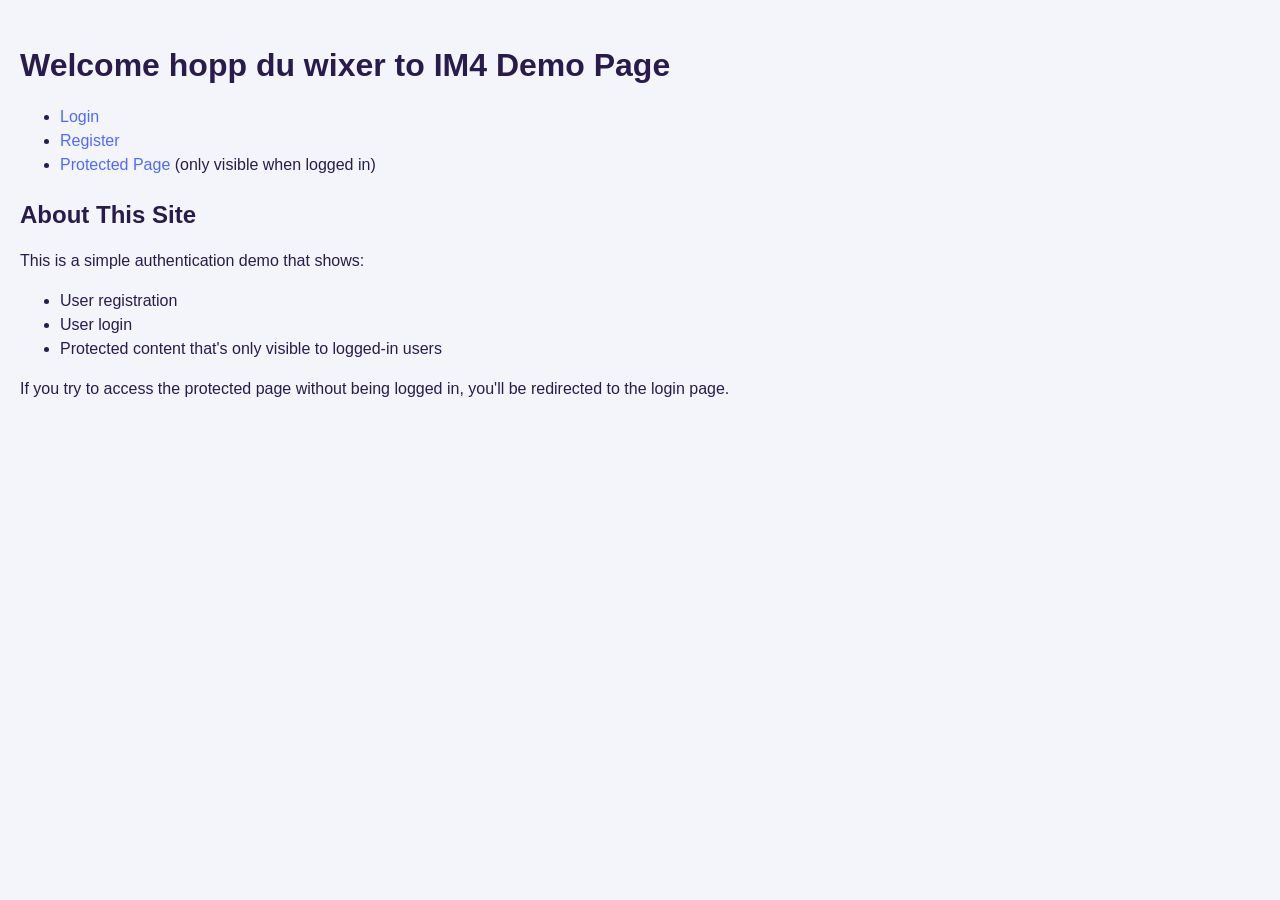
<file: index.html>
<!DOCTYPE html>
<html lang="en">
  <head>
    <meta charset="UTF-8" />
    <title>Welcome</title>
    <link rel="stylesheet" href="css/style.css" />
  </head>
  <body>
    <h1>Welcome hopp du wixer to IM4 Demo Page</h1>

    <div class="navigation">
      <ul>
        <li><a href="login.html">Login</a></li>
        <li><a href="register.html">Register</a></li>
        <li>
          <a href="protected.html">Protected Page</a> (only visible when logged
          in)
        </li>
      </ul>
    </div>

    <div class="info">
      <h2>About This Site</h2>
      <p>This is a simple authentication demo that shows:</p>
      <ul>
        <li>User registration</li>
        <li>User login</li>
        <li>Protected content that's only visible to logged-in users</li>
      </ul>
      <p>
        If you try to access the protected page without being logged in, you'll
        be redirected to the login page.
      </p>
    </div>
  </body>
</html>
</file>
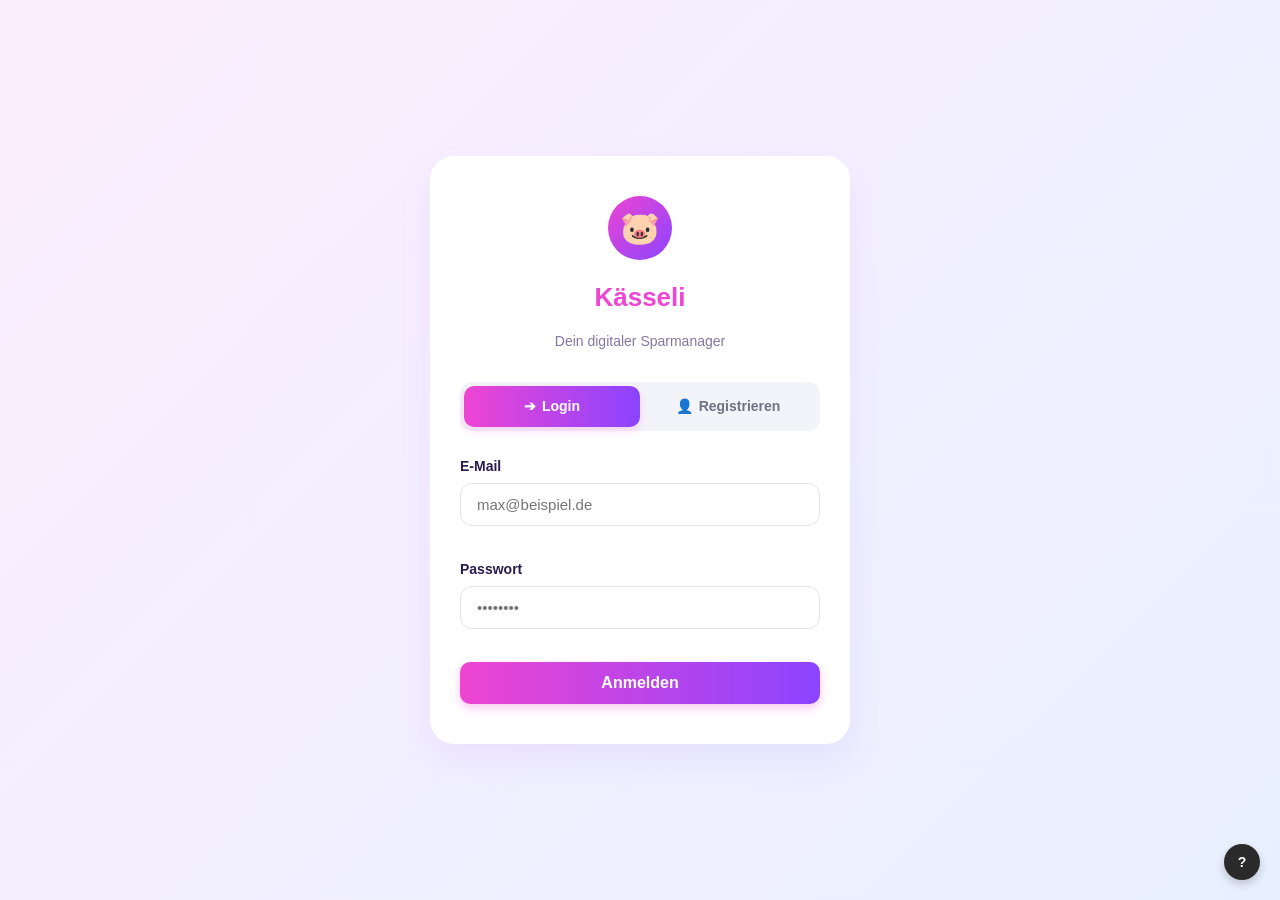
<file: login.html>
<!DOCTYPE html>
<html lang="de">
  <head>
    <meta charset="UTF-8" />
    <meta name="viewport" content="width=device-width, initial-scale=1.0" />
    <title>Login - Kässeli</title>
    <link rel="stylesheet" href="css/style.css" />
  </head>
  <body class="auth-page">

    <div class="auth-card">
      <div class="auth-logo-container">
        <div class="auth-logo">
          <span>🐷</span>
        </div>
      </div>

      <h1 class="auth-title">Kässeli</h1>
      <p class="auth-subtitle">Dein digitaler Sparmanager</p>

      <div class="auth-tabs">
        <a href="login.html" class="tab-btn active">
          <span class="icon">➔</span> Login
        </a>
        <a href="register.html" class="tab-btn inactive">
          <span class="icon">👤</span> Registrieren
        </a>
      </div>

      <form id="loginForm">
        <div class="form-group">
          <label for="email">E-Mail</label>
          <input type="email" id="email" placeholder="max@beispiel.de" required />
        </div>
        
        <div class="form-group">
          <label for="password">Passwort</label>
          <input type="password" id="password" placeholder="••••••••" required />
        </div>
        
        <button type="submit" class="btn-primary">Anmelden</button>
      </form>
    </div>

    <div class="help-badge">?</div>

    <script src="js/login.js"></script>
  </body>
</html>
</file>
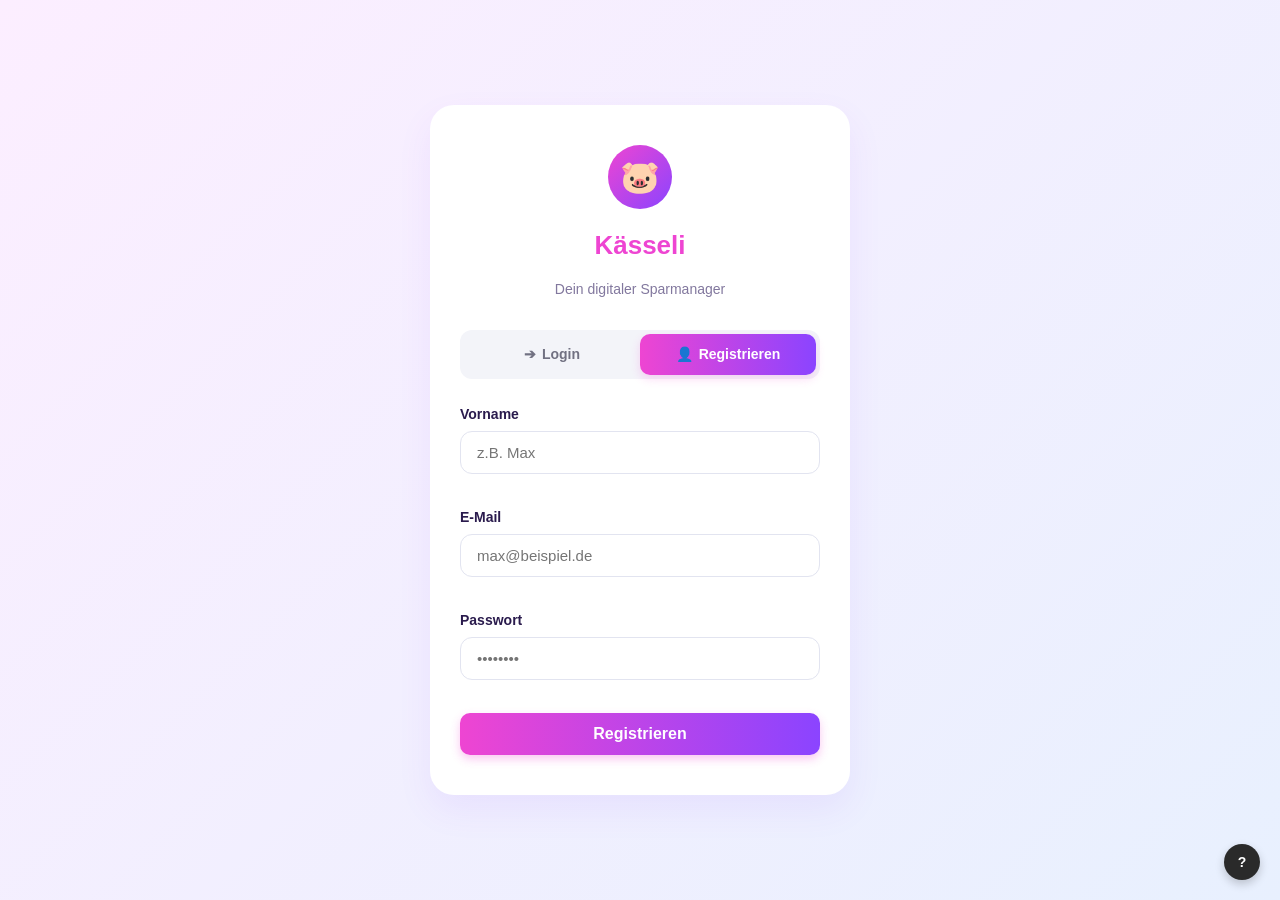
<file: register.html>
<!DOCTYPE html>
<html lang="de">
  <head>
    <meta charset="UTF-8" />
    <meta name="viewport" content="width=device-width, initial-scale=1.0" />
    <title>Registrieren - Kässeli</title>
    <link rel="stylesheet" href="css/style.css" />
  </head>
  <body class="auth-page">

    <div class="auth-card">
      <div class="auth-logo-container">
        <div class="auth-logo">
          <span>🐷</span>
        </div>
      </div>

      <h1 class="auth-title">Kässeli</h1>
      <p class="auth-subtitle">Dein digitaler Sparmanager</p>

      <div class="auth-tabs">
        <a href="login.html" class="tab-btn inactive">
          <span class="icon">➔</span> Login
        </a>
        <a href="register.html" class="tab-btn active">
          <span class="icon">👤</span> Registrieren
        </a>
      </div>

      <form id="registerForm">
        
        <div class="form-group">
          <label for="first_name">Vorname</label>
          <input type="text" id="first_name" placeholder="z.B. Max" required />
        </div>

        <div class="form-group">
          <label for="email">E-Mail</label>
          <input type="email" id="email" placeholder="max@beispiel.de" required />
        </div>
        
        <div class="form-group">
          <label for="password">Passwort</label>
          <input type="password" id="password" placeholder="••••••••" required />
        </div>
        
        <button type="submit" class="btn-primary">Registrieren</button>
      </form>
    </div>

    <div class="help-badge">?</div>

    <script src="js/register.js"></script>
  </body>
</html>
</file>
<file: css/style.css>
/* style.css */

/* ==========================================================================
   1. CSS Variablen (Design Tokens)
   ========================================================================== */
/* Box-Sizing Reset für alle Elemente (verhindert, dass Padding das Layout sprengt) */
*, *::before, *::after {
    box-sizing: border-box;
}

/* Verhindert horizontales Scrollen/Swipen auf mobilen Geräten */
html, body {
    max-width: 100vw;
    overflow-x: hidden;
    margin: 0;
    padding: 0;
    width: 100%;
}

/* Bilder responsive machen */
img {
    max-width: 100%;
    height: auto;
}

:root {
  /* Hintergrund & Text */
  --bg-app: #f4f5fb; 
  --text-dark: #2a1b4d; 
  --text-light: #ffffff;
  --text-muted: #82789e;

  /* Hauptfarben aus dem Figma-Design */
  --color-green: #0ad172;
  --color-blue: #4f6bff;
  --color-pink: #ee45d2;
  --color-dark-purple: #3a1a6b; 
  --color-yellow: #ffe97d;

  /* Farbverläufe */
  --gradient-primary: linear-gradient(90deg, #ee45d2 0%, #8b44ff 100%);
  
  /* Abstände und Formen */
  --radius-card: 16px;
  --radius-btn: 10px;
  --radius-input: 8px;
  
  /* Schatten */
  --shadow-card: 0 10px 25px rgba(0, 0, 0, 0.05);
  --shadow-btn: 0 4px 10px rgba(238, 69, 210, 0.3);
}

/* ==========================================================================
   2. Reset & Globale Styles
   ========================================================================== */
body {
  font-family: -apple-system, BlinkMacSystemFont, "Segoe UI", Roboto, Helvetica, Arial, sans-serif;
  background-color: var(--bg-app);
  color: var(--text-dark);
  line-height: 1.5;
  padding: 20px;
}

h1, h2, h3 {
  font-weight: 700;
  margin-bottom: 0.5em;
}

a {
  color: var(--color-blue);
  text-decoration: none;
}

a:hover {
  text-decoration: underline;
}

/* ==========================================================================
   3. Layout-Raster (Grid)
   ========================================================================== */
/* Für die drei oberen Karten (Gesamt, Ziel, Fortschritt) */
.metrics-grid {
  display: grid;
  grid-template-columns: repeat(auto-fit, minmax(280px, 1fr));
  gap: 20px;
  margin-bottom: 30px;
  max-width: 1200px;
  width: 100%;
}

.metrics-grid > * {
  min-width: 0; 
}

/* Für den Bereich unten (Statistiken) */
.content-grid {
  display: grid;
  grid-template-columns: 1fr; 
  gap: 20px;
  margin-bottom: 30px;
  max-width: 1200px;
  width: 100%;
}

.content-grid > * {
  min-width: 0; 
}

/* ==========================================================================
   4. UI-Komponenten (Cards)
   ========================================================================== */
.card {
  background-color: #ffffff;
  border-radius: var(--radius-card);
  padding: 24px;
  box-shadow: var(--shadow-card);
  width: 100%;
  max-width: 100%;
}

/* Farbige Karten */
.card-green {
  background-color: var(--color-green);
  color: var(--text-light);
}

.card-blue {
  background-color: var(--color-blue);
  color: var(--text-light);
}

.card-pink {
  background-color: var(--color-pink);
  color: var(--text-light);
}

.card-dark {
  background-color: var(--color-dark-purple);
  color: var(--text-light);
}

/* ==========================================================================
   5. Formulare & Buttons
   ========================================================================== */
.auth-container {
  max-width: 400px;
  margin: 100px auto;
  text-align: center;
}

input[type="email"],
input[type="password"],
input[type="text"],
input[type="number"] {
  width: 100%;
  padding: 12px;
  margin-bottom: 15px;
  border: 1px solid #d1d1e0;
  border-radius: var(--radius-input);
  font-size: 16px;
  transition: border-color 0.3s;
}

input:focus {
  outline: none;
  border-color: var(--color-blue);
}

.btn-primary {
  display: inline-block;
  width: 100%;
  background: var(--gradient-primary);
  color: var(--text-light);
  border: none;
  border-radius: var(--radius-btn);
  padding: 12px 20px;
  font-size: 16px;
  font-weight: 600;
  cursor: pointer;
  box-shadow: var(--shadow-btn);
  transition: transform 0.2s, box-shadow 0.2s;
}

.btn-primary:hover {
  transform: translateY(-2px);
  box-shadow: 0 6px 15px rgba(238, 69, 210, 0.4);
}

.btn-outline {
  display: inline-block;
  background: transparent;
  color: var(--text-dark);
  border: 1px solid #d1d1e0;
  border-radius: var(--radius-btn);
  padding: 12px 20px;
  font-size: 16px;
  cursor: pointer;
}

/* ==========================================================================
   6. Spezifische Styles für die Auth-Seiten (Login & Register)
   ========================================================================== */
body.auth-page {
  display: flex;
  justify-content: center;
  align-items: center;
  min-height: 100vh;
  background: linear-gradient(135deg, #fceeff 0%, #e8f0fe 100%);
  padding: 20px;
}

.auth-card {
  background-color: #ffffff;
  border-radius: 24px;
  padding: 40px 30px;
  width: 100%;
  max-width: 420px;
  box-shadow: 0 15px 35px rgba(139, 68, 255, 0.08);
  text-align: center;
}

.auth-logo-container {
  display: flex;
  justify-content: center;
  margin-bottom: 15px;
}

.auth-logo {
  width: 64px;
  height: 64px;
  background: linear-gradient(135deg, #ee45d2 0%, #8b44ff 100%);
  border-radius: 50%;
  display: flex;
  justify-content: center;
  align-items: center;
  font-size: 32px;
  color: white;
}

.auth-title {
  color: #ee45d2;
  font-size: 26px;
  margin-bottom: 4px;
}

.auth-subtitle {
  color: var(--text-muted);
  font-size: 14px;
  margin-bottom: 30px;
}

.auth-tabs {
  display: flex;
  background-color: #f3f4f9;
  padding: 4px;
  border-radius: 12px;
  margin-bottom: 25px;
}

.tab-btn {
  flex: 1;
  padding: 10px;
  font-size: 14px;
  font-weight: 600;
  border-radius: 10px;
  text-decoration: none;
  display: flex;
  justify-content: center;
  align-items: center;
  gap: 6px;
  transition: all 0.2s ease;
}

.tab-btn.active {
  background: var(--gradient-primary);
  color: #ffffff;
  box-shadow: 0 4px 10px rgba(238, 69, 210, 0.2);
}

.tab-btn.inactive {
  color: #717182;
}

.tab-btn.inactive:hover {
  background-color: rgba(0, 0, 0, 0.03);
  text-decoration: none;
}

.form-group {
  text-align: left;
  margin-bottom: 18px;
}

.form-group label {
  display: block;
  font-size: 14px;
  font-weight: 600;
  margin-bottom: 6px;
  color: var(--text-dark);
}

.form-group input {
  width: 100%;
  padding: 12px 16px;
  border: 1.5px solid #e2e4f0;
  border-radius: 12px;
  font-size: 15px;
  background-color: #ffffff;
  color: var(--text-dark);
  transition: all 0.2s ease;
}

.form-group input:focus {
  outline: none;
  border-color: #8b44ff;
  box-shadow: 0 0 0 3px rgba(139, 68, 255, 0.1);
}

.help-badge {
  position: fixed;
  bottom: 20px;
  right: 20px;
  width: 36px;
  height: 36px;
  background-color: #2a2a2a;
  color: white;
  border-radius: 50%;
  display: flex;
  justify-content: center;
  align-items: center;
  font-weight: bold;
  font-size: 14px;
  cursor: pointer;
  box-shadow: 0 4px 10px rgba(0,0,0,0.2);
}

/* ==========================================================================
   7. Spezifische Styles für das Dashboard (protected.html)
   ========================================================================== */

body.dashboard-page {
  background-color: var(--bg-app);
  color: var(--text-dark);
  padding: 40px 20px;
  box-sizing: border-box;
}

.dashboard-container {
  max-width: 1200px;
  margin: 0 auto;
  width: 100%;
}

/* Header */
.dashboard-header {
  display: flex;
  justify-content: space-between;
  align-items: center;
  max-width: 1200px;
  margin: 0 auto 30px auto;
  width: 100%;
}

.logo-area {
  display: flex;
  align-items: center;
  gap: 10px;
}

.logo-area h1 {
  font-size: 28px;
  color: #ee45d2;
  margin-bottom: 0;
}

.btn-logout {
  background-color: #f3f4f9;
  border: 1px solid #e2e4f0;
  padding: 8px 16px;
  border-radius: 8px;
  font-weight: 600;
  cursor: pointer;
  color: var(--text-dark);
  transition: background 0.2s;
}

.btn-logout:hover {
  background-color: #e9ebef;
}

/* Card interne Elemente */
.card-icon-header {
  font-size: 14px;
  font-weight: 600;
  margin-bottom: 10px;
  display: flex;
  align-items: center;
  gap: 6px;
}

.card-value {
  font-size: 32px;
  font-weight: 700;
  margin-bottom: 4px;
}

.inline-link {
  font-size: 14px;
  text-decoration: underline;
  margin-left: 10px;
  color: #ffffff;
  cursor: pointer;
}

.card-subtext {
  font-size: 13px;
  opacity: 0.9;
}

/* Progress Bar */
.progress-bar-container {
  background-color: rgba(255, 255, 255, 0.3);
  height: 8px;
  border-radius: 4px;
  margin-top: 15px;
  overflow: hidden;
}

.progress-bar-container.dark-track {
  background-color: rgba(255, 255, 255, 0.08);
  height: 12px;
  border-radius: 6px;
  margin-bottom: 25px;
}

.progress-bar {
  height: 100%;
  background-color: #ffffff;
  border-radius: 4px;
  transition: width 0.4s ease;
}

.progress-bar.pink-gradient {
  background: linear-gradient(90deg, #ee45d2 0%, #8b44ff 100%);
}

/* Achievements Layout */
.achievements-section {
  margin-bottom: 30px;
}

.achievements-header {
  display: flex;
  justify-content: space-between;
  align-items: center;
  margin-bottom: 15px;
}

.achievements-badge {
  text-align: right;
  display: flex;
  flex-direction: column;
}

.achievements-badge .badge-value {
  font-size: 32px;
  font-weight: 700;
  color: var(--color-yellow);
}

.achievements-badge .badge-label {
  font-size: 12px;
  color: var(--text-light);
  opacity: 0.7;
}

.achievements-grid {
  display: grid;
  grid-template-columns: repeat(auto-fit, minmax(240px, 1fr));
  gap: 15px;
}

.achievement-item {
  background-color: rgba(255, 255, 255, 0.04);
  border-radius: 12px;
  padding: 20px;
  text-align: center;
  border: 1px solid rgba(255, 255, 255, 0.05);
}

.achievement-item.locked {
  opacity: 0.5;
}

.achievement-item h3 {
  font-size: 15px;
  margin: 8px 0 4px 0;
}

.achievement-item p {
  font-size: 12px;
  color: #b0a6cc;
  margin-bottom: 12px;
}

.ach-progress {
  font-size: 12px;
  font-weight: 600;
  color: #ffffff;
  opacity: 0.8;
  border-top: 1px solid rgba(255, 255, 255, 0.1);
  padding-top: 8px;
}

/* Statistiken */
.stats-card {
  display: flex;
  flex-direction: column;
}

.stats-header {
  display: flex;
  align-items: center;
  gap: 8px;
  font-size: 16px;
  font-weight: 600;
  margin-bottom: 30px;
}

.stats-empty-state {
  flex: 1;
  display: flex;
  flex-direction: column;
  justify-content: center;
  align-items: center;
  text-align: center;
  color: var(--text-dark);
  font-weight: 500;
}

.stats-empty-state .sub-text {
  font-size: 13px;
  color: var(--text-muted);
  margin-top: 4px;
}

/* ==========================================================================
   8. Ergänzungen für Sparziel Erfassen (Modal) & Abschliessen (Button)
   ========================================================================== */

/* Layout-Anpassung für den Fortschritts-Wert & Button nebeneinander */
.progress-value-container {
  display: flex;
  justify-content: space-between;
  align-items: center;
  margin-bottom: 4px;
}

/* Der "Ziel abschliessen" Button auf der pinken Karte */
.btn-complete-goal {
  background-color: #ffffff;
  color: var(--color-pink);
  border: none;
  padding: 8px 14px;
  border-radius: 8px;
  font-size: 13px;
  font-weight: 700;
  cursor: pointer;
  box-shadow: 0 4px 12px rgba(0, 0, 0, 0.1);
  animation: pulse-glow 2s infinite alternate;
  transition: transform 0.2s;
}

.btn-complete-goal:hover {
  transform: scale(1.05);
}

@keyframes pulse-glow {
  0% { box-shadow: 0 0 5px rgba(255,255,255,0.4); }
  100% { box-shadow: 0 0 15px rgba(255,255,255,0.9); }
}

/* Das abgedunkelte Hintergrund-Overlay des Modals */
.modal-overlay {
  display: none; 
  position: fixed;
  top: 0;
  left: 0;
  width: 100%;
  height: 100%;
  background-color: rgba(42, 27, 77, 0.4); 
  backdrop-filter: blur(4px); 
  z-index: 1000;
  justify-content: center;
  align-items: center;
}

/* Das eigentliche Eingabefenster (Die Card) */
.modal-content {
  background-color: #ffffff;
  border-radius: 20px;
  padding: 30px;
  width: 100%;
  max-width: 440px;
  box-shadow: 0 20px 40px rgba(0, 0, 0, 0.15);
  animation: modal-appear 0.3s cubic-bezier(0.34, 1.56, 0.64, 1);
}

@keyframes modal-appear {
  from { transform: scale(0.9) translateY(20px); opacity: 0; }
  to { transform: scale(1) translateY(0); opacity: 1; }
}

.modal-header {
  display: flex;
  justify-content: space-between;
  align-items: center;
  margin-bottom: 20px;
  border-bottom: 1px solid #edf0f5;
  padding-bottom: 12px;
}

.modal-header h3 {
  margin-bottom: 0;
  color: var(--text-dark);
}

.modal-close-x {
  font-size: 24px;
  font-weight: bold;
  color: var(--text-muted);
  cursor: pointer;
  transition: color 0.2s;
}

.modal-close-x:hover {
  color: var(--color-pink);
}

.modal-actions {
  display: flex;
  gap: 12px;
  margin-top: 25px;
}

.modal-actions button {
  flex: 1;
}
</file>
